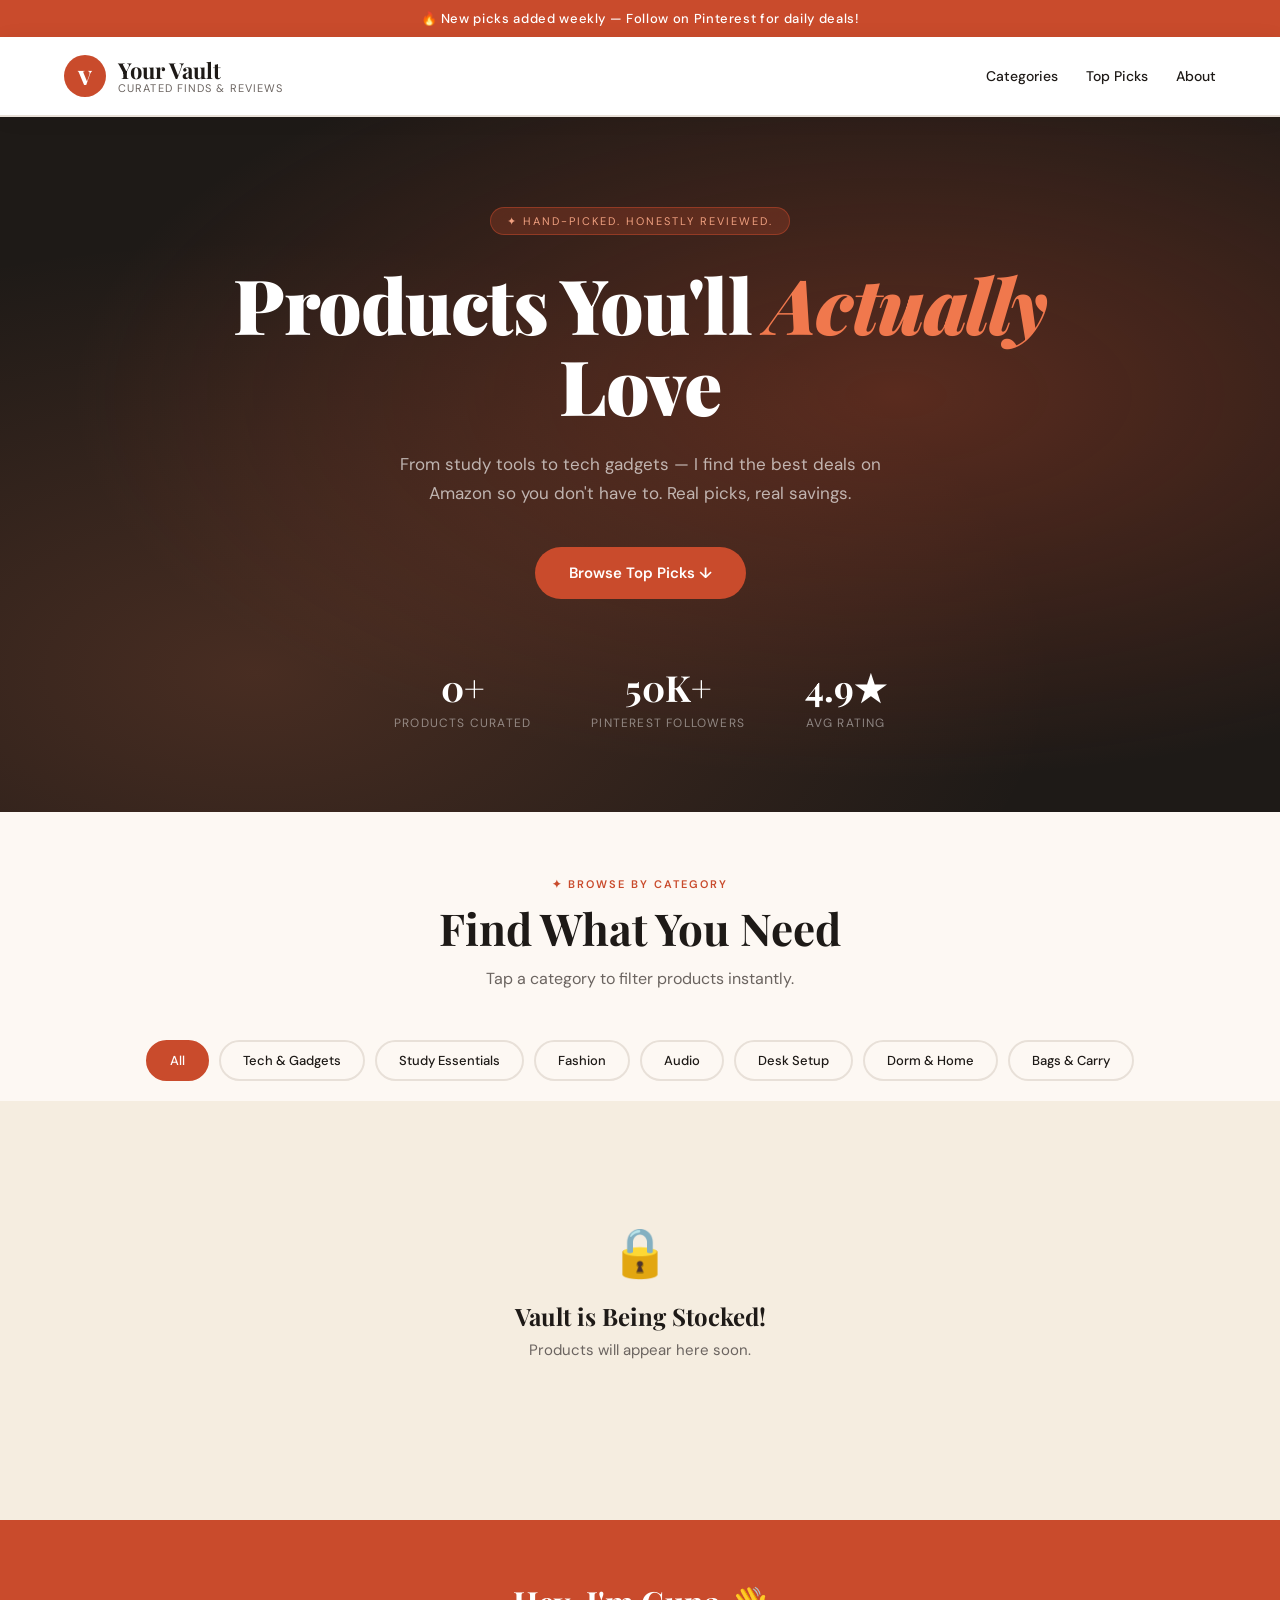
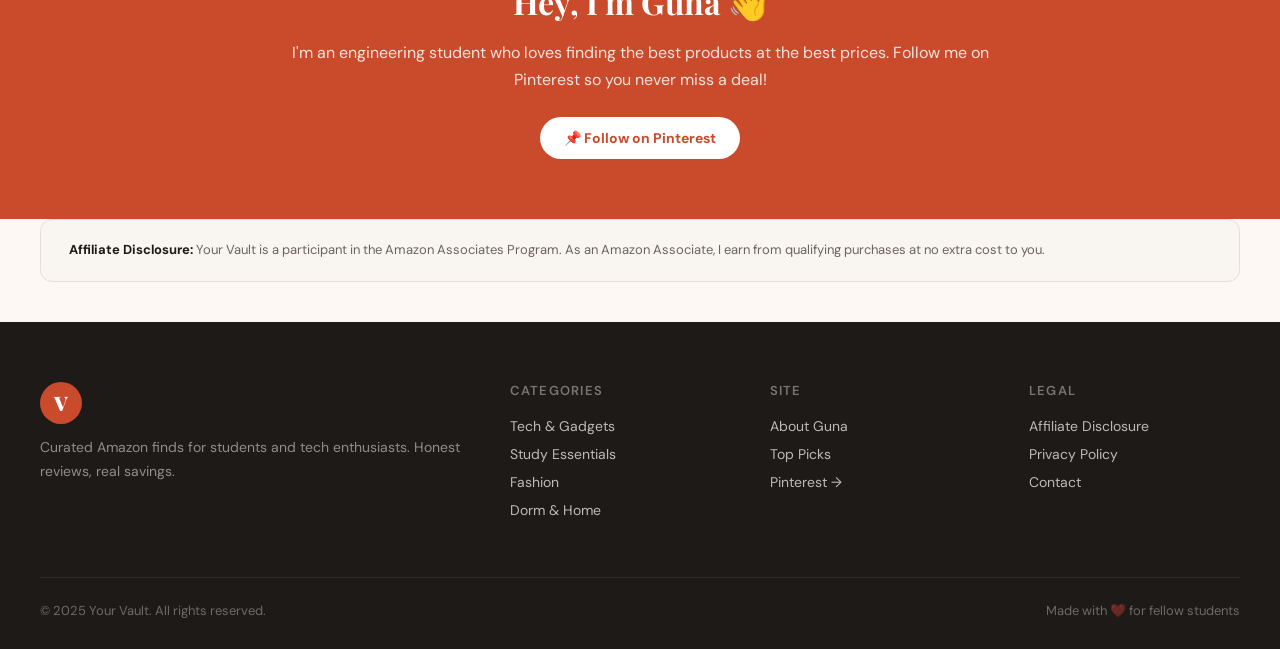
<file: index.html>
<!DOCTYPE html>
<html lang="en">
<head>
  <meta charset="UTF-8"/>
  <meta name="viewport" content="width=device-width, initial-scale=1.0"/>
  <title>Your Vault — Premium Picks. Honest Reviews.</title>
  <meta name="description" content="Your Vault — Curated product recommendations for students and tech lovers."/>
  <link rel="stylesheet" href="style.css"/>
</head>
<body>

  <div class="announcement-bar">🔥 New picks added weekly — Follow on Pinterest for daily deals!</div>

  <header>
    <div class="header-inner">
      <a href="#" class="logo">
        <div class="logo-icon">V</div>
        <div class="logo-text">Your Vault<span>Curated Finds & Reviews</span></div>
      </a>
      <nav>
        <a href="#categories">Categories</a>
        <a href="#picks">Top Picks</a>
        <a href="#about">About</a>
      </nav>
    </div>
  </header>

  <section class="hero">
    <div class="hero-tag">✦ Hand-Picked. Honestly Reviewed.</div>
    <h1>Products You'll <em>Actually</em> Love</h1>
    <p>From study tools to tech gadgets — I find the best deals on Amazon so you don't have to. Real picks, real savings.</p>
    <a href="#picks" class="hero-cta">Browse Top Picks ↓</a>
    <div class="hero-stats">
      <div class="stat-item"><span class="stat-num" id="totalStat">0+</span><span class="stat-label">Products Curated</span></div>
      <div class="stat-item"><span class="stat-num">50K+</span><span class="stat-label">Pinterest Followers</span></div>
      <div class="stat-item"><span class="stat-num">4.9★</span><span class="stat-label">Avg Rating</span></div>
    </div>
  </section>

  <section class="categories-section" id="categories">
    <div class="section-header">
      <span class="section-tag">✦ Browse by Category</span>
      <h2>Find What You Need</h2>
      <p>Tap a category to filter products instantly.</p>
    </div>
    <div class="cat-filter-wrap" id="catFilterWrap">
      <button class="cat-filter-btn active" onclick="filterProducts('All',this)">All</button>
    </div>
  </section>

  <section class="products-section" id="picks">
    <div class="products-inner">
      <div class="products-grid" id="productsGrid">
        <div class="empty-state">
          <span class="empty-icon">🔒</span>
          <h3>Vault is Being Stocked!</h3>
          <p>Products will appear here soon. Check back later!</p>
        </div>
      </div>
    </div>
  </section>

  <section class="about-strip" id="about">
    <div class="about-inner">
      <h2>Hey, I'm Guna 👋</h2>
      <p>I'm an engineering student who loves finding the best products at the best prices. Follow me on Pinterest so you never miss a deal!</p>
      <!-- REPLACE WITH YOUR PINTEREST LINK -->
      <a href="https://www.pinterest.com/YOUR_USERNAME" target="_blank" rel="noopener" class="pinterest-link">📌 Follow on Pinterest</a>
    </div>
  </section>

  <div class="disclosure">
    <p><strong>Affiliate Disclosure:</strong> Your Vault is a participant in the Amazon Associates Program. As an Amazon Associate, I earn from qualifying purchases at no extra cost to you.</p>
  </div>

  <footer>
    <div class="footer-inner">
      <div class="footer-top">
        <div class="footer-brand">
          <div class="logo-icon" style="margin-bottom:12px;">V</div>
          <p>Curated Amazon finds for students and tech enthusiasts. Honest reviews, real savings.</p>
        </div>
        <div class="footer-col">
          <h4>Categories</h4>
          <a href="#picks">Tech & Gadgets</a>
          <a href="#picks">Study Essentials</a>
          <a href="#picks">Fashion</a>
          <a href="#picks">Dorm & Home</a>
        </div>
        <div class="footer-col">
          <h4>Site</h4>
          <a href="#about">About Guna</a>
          <a href="#picks">Top Picks</a>
          <a href="https://www.pinterest.com/YOUR_USERNAME" target="_blank">Pinterest →</a>
        </div>
        <div class="footer-col">
          <h4>Legal</h4>
          <a href="#">Affiliate Disclosure</a>
          <a href="#">Privacy Policy</a>
          <a href="#">Contact</a>
        </div>
      </div>
      <hr class="footer-divider"/>
      <div class="footer-bottom">
        <span>© 2025 Your Vault. All rights reserved.</span>
        <span>Made with ❤️ for fellow students</span>
      </div>
    </div>
  </footer>

  <script>
    function getProducts(){return JSON.parse(localStorage.getItem('yv_products')||'[]');}
    function getCategories(){const d=['Tech & Gadgets','Study Essentials','Fashion','Audio','Desk Setup','Dorm & Home','Bags & Carry'];return JSON.parse(localStorage.getItem('yv_cats')||JSON.stringify(d));}
    function calcSave(p,o){try{const a=parseFloat(p.replace(/[^\d.]/g,'')),b=parseFloat(o.replace(/[^\d.]/g,''));if(!a||!b||b<=a)return '';return Math.round((b-a)/b*100)+'% off';}catch{return '';}}
    function esc(s){return String(s||'').replace(/&/g,'&amp;').replace(/</g,'&lt;').replace(/>/g,'&gt;').replace(/"/g,'&quot;');}

    function renderProducts(filter){
      const prods=getProducts();
      const list=filter==='All'?prods:prods.filter(p=>p.cat===filter);
      document.getElementById('totalStat').textContent=prods.length+'+';
      const g=document.getElementById('productsGrid');
      if(!list.length){g.innerHTML=`<div class="empty-state"><span class="empty-icon">🔒</span><h3>${filter==='All'?'Vault is Being Stocked!':'No products here yet!'}</h3><p>${filter==='All'?'Products will appear here soon.':'Check other categories!'}</p></div>`;return;}
      g.innerHTML=list.map(p=>{
        const bp=p.badge?p.badge.split('|'):null;
        const sv=p.oldPrice&&p.price?calcSave(p.price,p.oldPrice):'';
        const st=p.rating?'★'.repeat(Math.floor(parseFloat(p.rating))):'★★★★★';
        return `<div class="product-card">
          ${bp?`<div class="product-badge badge-${bp[1]}">${esc(bp[0])}</div>`:''}
          ${p.img?`<div class="product-img-wrap"><img src="${esc(p.img)}" alt="${esc(p.name)}" onerror="this.parentElement.innerHTML='<div class=product-img-emoji>🛍️</div>'"/></div>`:`<div class="product-img-emoji">🛍️</div>`}
          <div class="product-body">
            <div class="product-category">${esc(p.cat)}</div>
            <h3 class="product-name">${esc(p.name)}</h3>
            <p class="product-desc">${esc(p.desc||'')}</p>
            ${p.rating?`<div class="product-rating"><span class="stars">${st}</span><span class="rating-count">${p.rating}${p.reviews?' ('+p.reviews+')':''}</span></div>`:''}
            <div class="product-price">
              <span class="price-current">${esc(p.price)}</span>
              ${p.oldPrice?`<span class="price-old">${esc(p.oldPrice)}</span>`:''}
              ${sv?`<span class="price-save">${sv}</span>`:''}
            </div>
            <a href="${esc(p.link)}" target="_blank" rel="noopener sponsored" class="product-cta">View on Amazon →</a>
          </div>
        </div>`;
      }).join('');
      document.querySelectorAll('.product-card').forEach((el,i)=>{el.style.opacity='0';el.style.transform='translateY(20px)';el.style.transition=`opacity 0.5s ${i*0.08}s ease,transform 0.5s ${i*0.08}s ease`;setTimeout(()=>{el.style.opacity='1';el.style.transform='translateY(0)';},50);});
    }

    function renderCategoryFilter(){
      const cats=getCategories();
      const w=document.getElementById('catFilterWrap');
      w.innerHTML=`<button class="cat-filter-btn active" onclick="filterProducts('All',this)">All</button>`;
      cats.forEach(c=>{w.innerHTML+=`<button class="cat-filter-btn" onclick="filterProducts('${c}',this)">${c}</button>`;});
    }

    function filterProducts(cat,btn){
      document.querySelectorAll('.cat-filter-btn').forEach(b=>b.classList.remove('active'));
      if(btn)btn.classList.add('active');
      renderProducts(cat);
    }

    document.querySelectorAll('a[href^="#"]').forEach(a=>{a.addEventListener('click',function(e){const t=document.querySelector(this.getAttribute('href'));if(t){e.preventDefault();t.scrollIntoView({behavior:'smooth'});}});});

    renderCategoryFilter();
    renderProducts('All');
  </script>
</body>
</html>
</file>
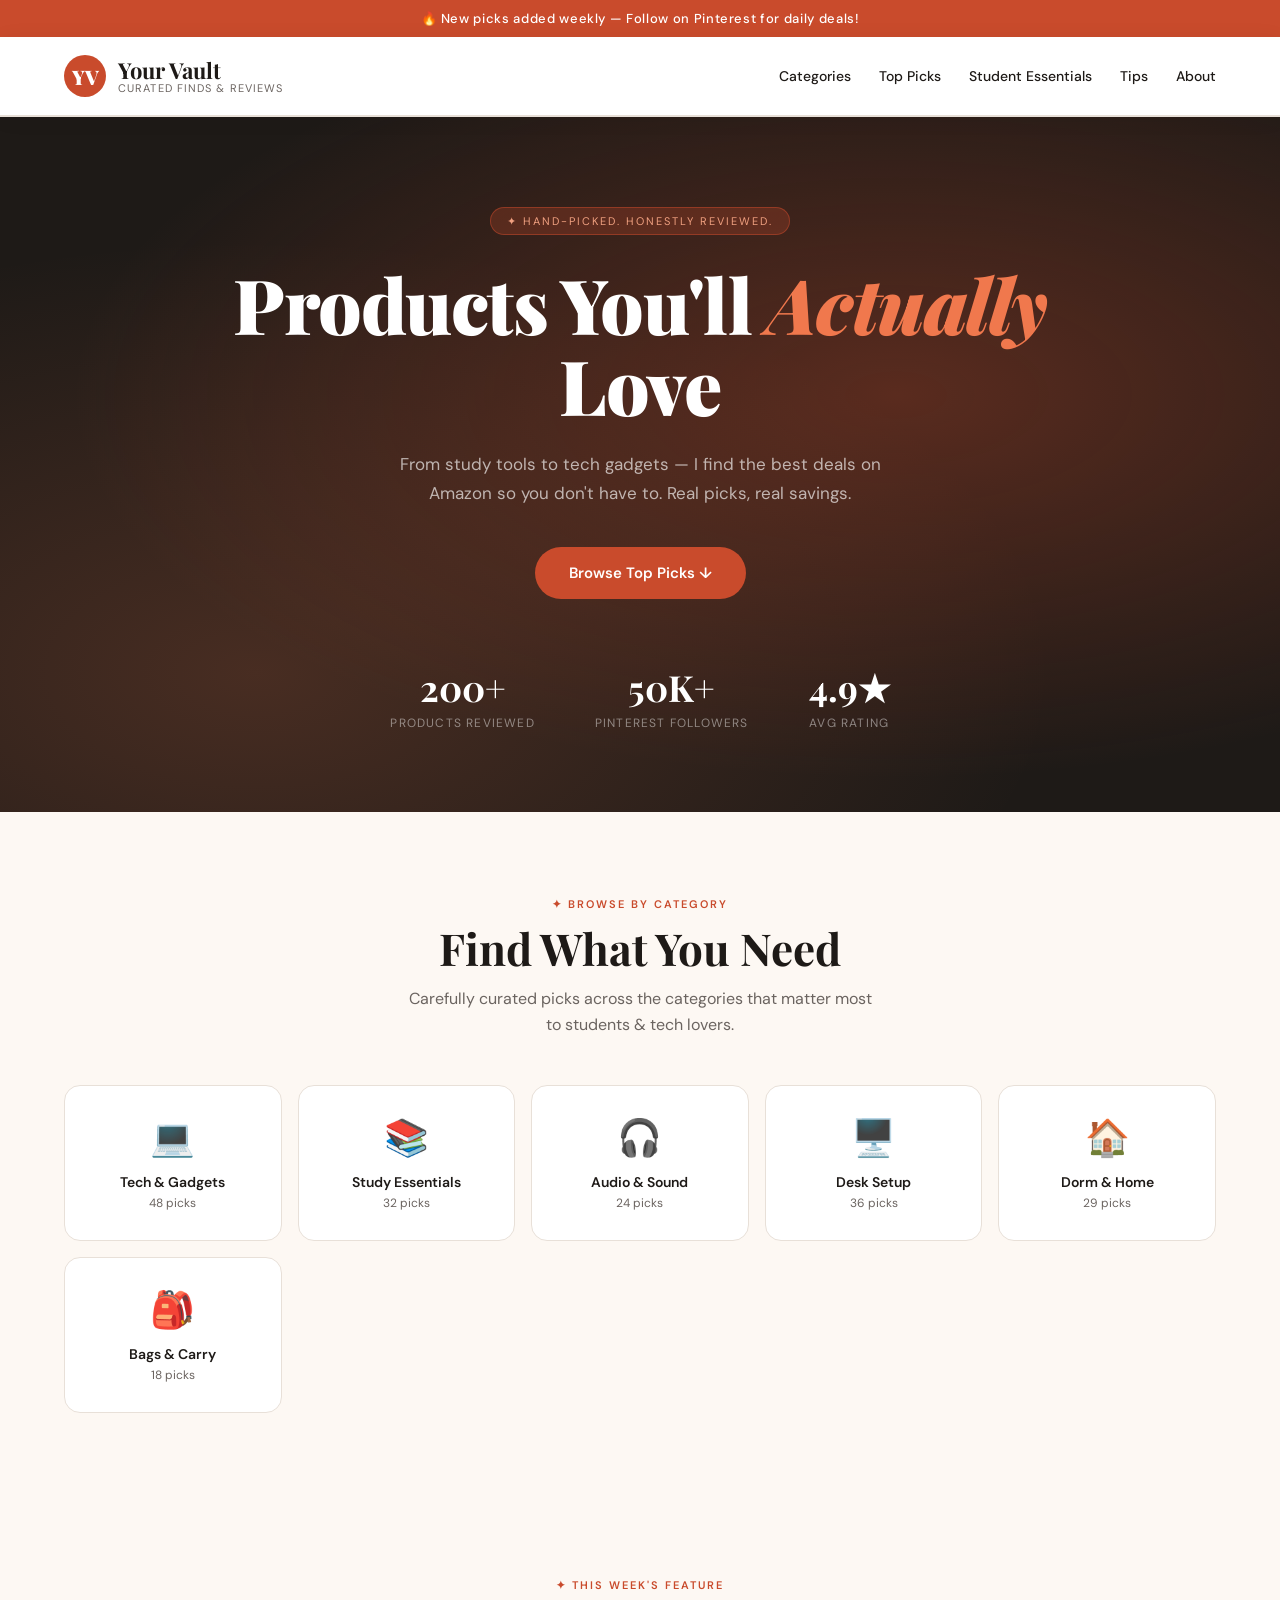
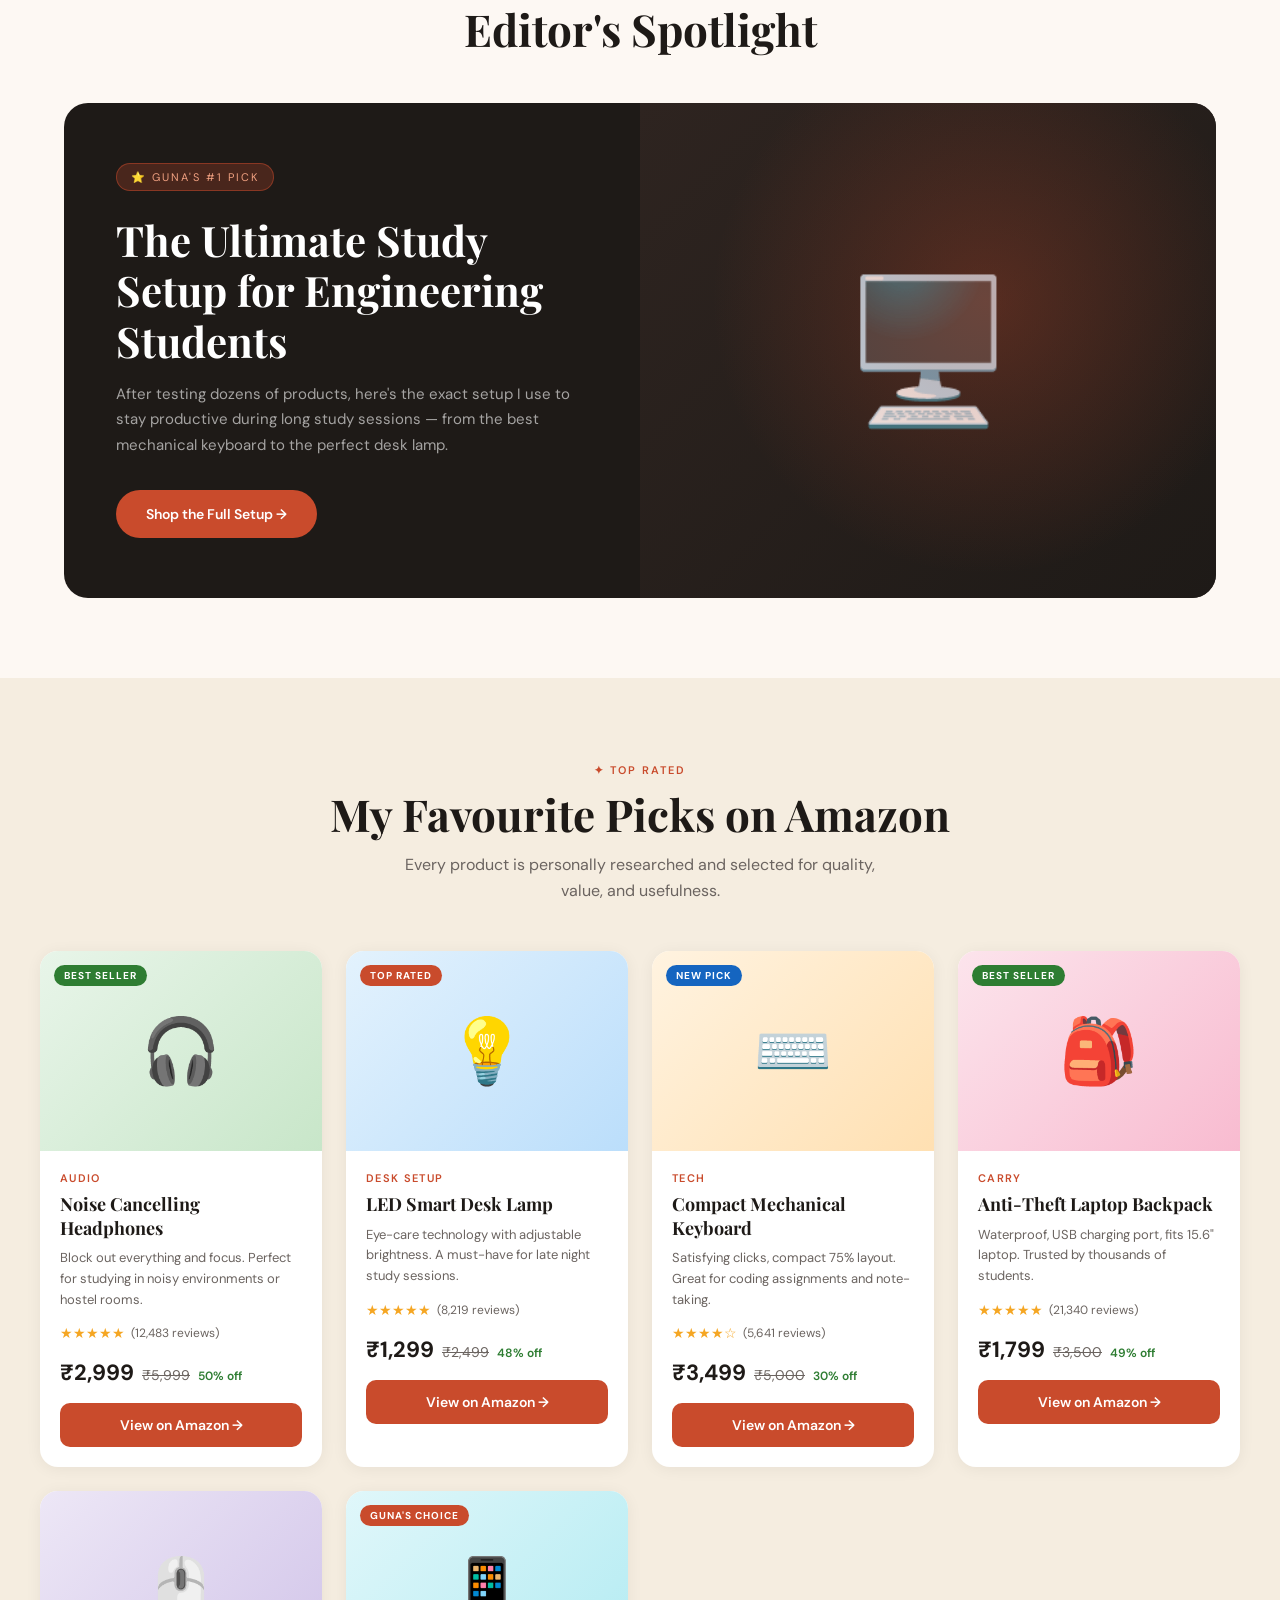
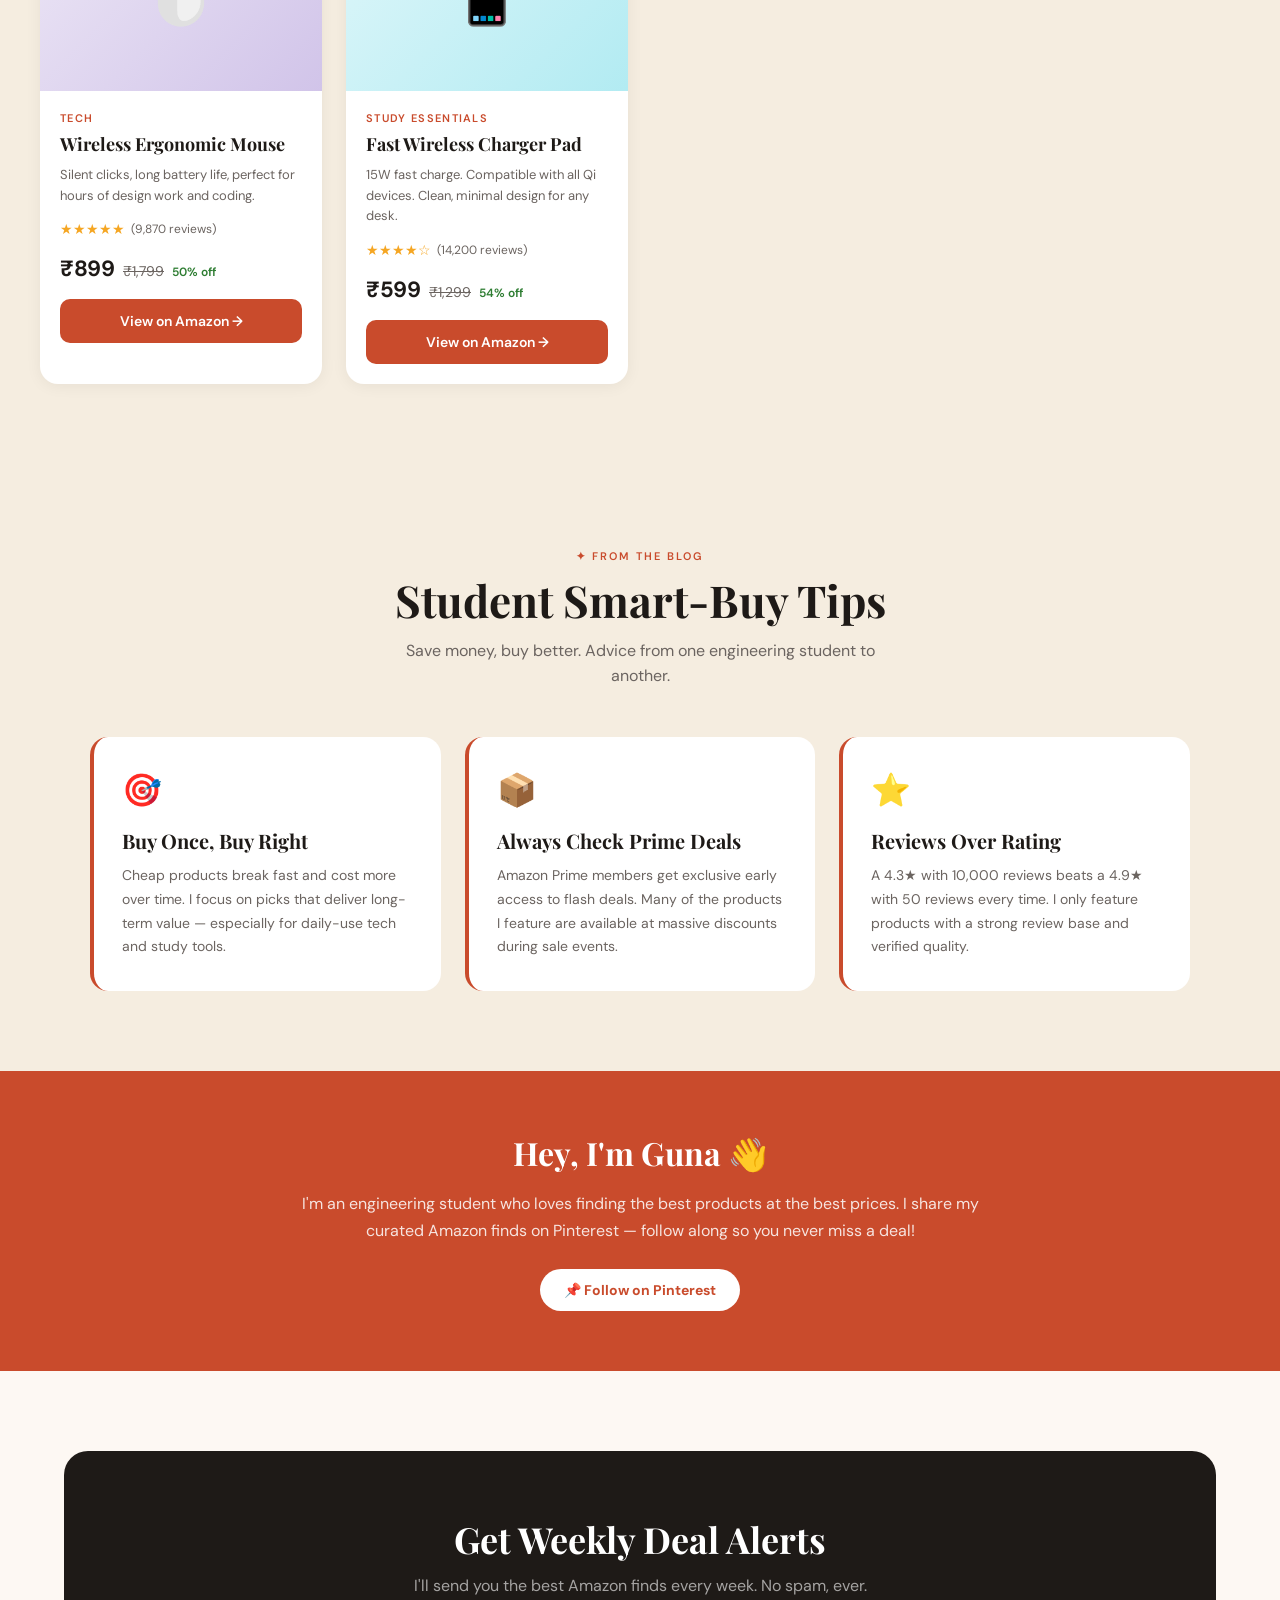
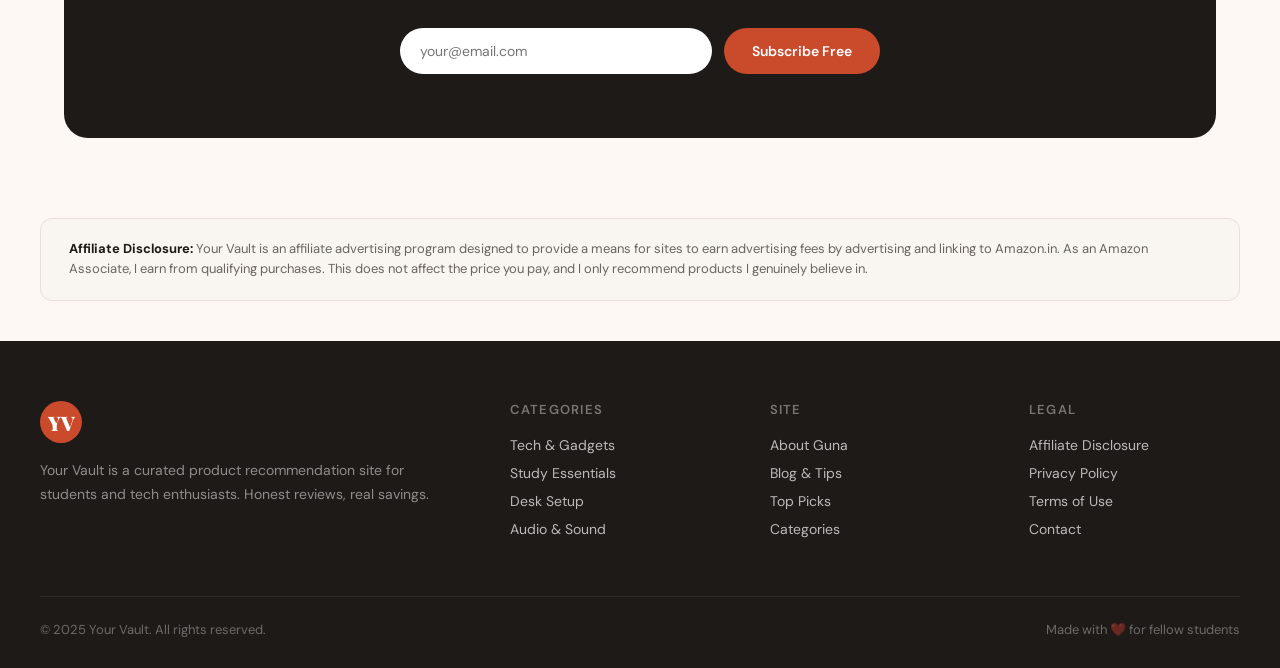
<file: index_(1)[1].html>
<!DOCTYPE html>
<html lang="en">
<head>
  <meta charset="UTF-8" />
  <meta name="viewport" content="width=device-width, initial-scale=1.0"/>
  <title>Your Vault – Top Finds for Students & Tech Lovers</title>
  <meta name="description" content="Curated product recommendations for students, engineers & tech enthusiasts. Honest picks, best deals, top rated gear."/>
  <link rel="preconnect" href="https://fonts.googleapis.com">
  <link href="https://fonts.googleapis.com/css2?family=Playfair+Display:wght@400;700;900&family=DM+Sans:wght@300;400;500;600&display=swap" rel="stylesheet">
  <style>
    *, *::before, *::after { box-sizing: border-box; margin: 0; padding: 0; }

    :root {
      --cream: #fdf8f3;
      --warm: #f5ede0;
      --rust: #c94b2c;
      --rust-dark: #a03920;
      --rust-light: #f0784d;
      --charcoal: #1e1a17;
      --gray: #6b6460;
      --light-gray: #e8e0d8;
      --white: #ffffff;
      --pinterest: #e60023;
    }

    html { scroll-behavior: smooth; }

    body {
      font-family: 'DM Sans', sans-serif;
      background: var(--cream);
      color: var(--charcoal);
      overflow-x: hidden;
    }

    /* ─── ANNOUNCEMENT BAR ─── */
    .announcement-bar {
      background: var(--rust);
      color: white;
      text-align: center;
      padding: 10px 20px;
      font-size: 13px;
      font-weight: 500;
      letter-spacing: 0.05em;
    }

    /* ─── HEADER ─── */
    header {
      background: var(--white);
      border-bottom: 2px solid var(--light-gray);
      position: sticky;
      top: 0;
      z-index: 100;
      box-shadow: 0 2px 20px rgba(0,0,0,0.06);
    }

    .header-inner {
      max-width: 1200px;
      margin: 0 auto;
      padding: 18px 24px;
      display: flex;
      align-items: center;
      justify-content: space-between;
      gap: 20px;
    }

    .logo {
      display: flex;
      align-items: center;
      gap: 12px;
      text-decoration: none;
    }

    .logo-icon {
      width: 42px;
      height: 42px;
      background: var(--rust);
      border-radius: 50%;
      display: flex;
      align-items: center;
      justify-content: center;
      font-family: 'Playfair Display', serif;
      font-weight: 900;
      color: white;
      font-size: 20px;
      flex-shrink: 0;
    }

    .logo-text {
      font-family: 'Playfair Display', serif;
      font-size: 22px;
      font-weight: 700;
      color: var(--charcoal);
      line-height: 1.1;
    }

    .logo-text span {
      display: block;
      font-size: 11px;
      font-family: 'DM Sans', sans-serif;
      font-weight: 400;
      color: var(--gray);
      letter-spacing: 0.1em;
      text-transform: uppercase;
    }

    nav {
      display: flex;
      align-items: center;
      gap: 28px;
    }

    nav a {
      text-decoration: none;
      color: var(--charcoal);
      font-size: 14px;
      font-weight: 500;
      transition: color 0.2s;
      position: relative;
    }

    nav a::after {
      content: '';
      position: absolute;
      bottom: -3px;
      left: 0;
      width: 0;
      height: 2px;
      background: var(--rust);
      transition: width 0.25s ease;
    }

    nav a:hover { color: var(--rust); }
    nav a:hover::after { width: 100%; }

    /* ─── HERO ─── */
    .hero {
      background: var(--charcoal);
      color: white;
      padding: 90px 24px 80px;
      text-align: center;
      position: relative;
      overflow: hidden;
    }

    .hero::before {
      content: '';
      position: absolute;
      inset: 0;
      background: radial-gradient(ellipse at 70% 40%, rgba(201, 75, 44, 0.35) 0%, transparent 65%),
                  radial-gradient(ellipse at 20% 80%, rgba(240, 120, 77, 0.2) 0%, transparent 55%);
    }

    .hero-tag {
      display: inline-block;
      background: rgba(201, 75, 44, 0.25);
      border: 1px solid rgba(201, 75, 44, 0.5);
      color: #f0a080;
      font-size: 11px;
      letter-spacing: 0.18em;
      text-transform: uppercase;
      padding: 6px 16px;
      border-radius: 100px;
      margin-bottom: 28px;
      position: relative;
    }

    .hero h1 {
      font-family: 'Playfair Display', serif;
      font-size: clamp(40px, 7vw, 76px);
      font-weight: 900;
      line-height: 1.07;
      letter-spacing: -0.02em;
      max-width: 820px;
      margin: 0 auto 24px;
      position: relative;
    }

    .hero h1 em {
      font-style: italic;
      color: var(--rust-light);
    }

    .hero p {
      font-size: 17px;
      color: rgba(255,255,255,0.65);
      max-width: 520px;
      margin: 0 auto 40px;
      line-height: 1.7;
      position: relative;
    }

    .hero-cta {
      display: inline-flex;
      align-items: center;
      gap: 10px;
      background: var(--rust);
      color: white;
      text-decoration: none;
      padding: 16px 34px;
      border-radius: 100px;
      font-weight: 600;
      font-size: 15px;
      transition: background 0.2s, transform 0.2s;
      position: relative;
    }

    .hero-cta:hover {
      background: var(--rust-light);
      transform: translateY(-2px);
    }

    .hero-stats {
      display: flex;
      justify-content: center;
      gap: 60px;
      margin-top: 64px;
      position: relative;
    }

    .stat-item {
      text-align: center;
    }

    .stat-num {
      font-family: 'Playfair Display', serif;
      font-size: 36px;
      font-weight: 700;
      color: white;
      display: block;
    }

    .stat-label {
      font-size: 12px;
      color: rgba(255,255,255,0.45);
      letter-spacing: 0.1em;
      text-transform: uppercase;
      margin-top: 4px;
    }

    /* ─── SECTION TITLES ─── */
    .section-header {
      text-align: center;
      margin-bottom: 48px;
    }

    .section-tag {
      display: inline-block;
      font-size: 11px;
      letter-spacing: 0.18em;
      text-transform: uppercase;
      color: var(--rust);
      font-weight: 600;
      margin-bottom: 12px;
    }

    .section-header h2 {
      font-family: 'Playfair Display', serif;
      font-size: clamp(28px, 4vw, 44px);
      font-weight: 700;
      line-height: 1.15;
    }

    .section-header p {
      color: var(--gray);
      font-size: 16px;
      margin-top: 12px;
      max-width: 480px;
      margin-left: auto;
      margin-right: auto;
      line-height: 1.6;
    }

    /* ─── CATEGORIES ─── */
    .categories-section {
      padding: 80px 24px;
      max-width: 1200px;
      margin: 0 auto;
    }

    .categories-grid {
      display: grid;
      grid-template-columns: repeat(auto-fit, minmax(180px, 1fr));
      gap: 16px;
    }

    .cat-card {
      background: var(--white);
      border: 1.5px solid var(--light-gray);
      border-radius: 16px;
      padding: 28px 20px;
      text-align: center;
      text-decoration: none;
      color: var(--charcoal);
      transition: all 0.25s ease;
      cursor: pointer;
    }

    .cat-card:hover {
      border-color: var(--rust);
      transform: translateY(-4px);
      box-shadow: 0 12px 40px rgba(201,75,44,0.12);
    }

    .cat-icon {
      font-size: 36px;
      display: block;
      margin-bottom: 12px;
    }

    .cat-name {
      font-weight: 600;
      font-size: 14px;
      display: block;
    }

    .cat-count {
      color: var(--gray);
      font-size: 12px;
      margin-top: 4px;
    }

    /* ─── PRODUCTS ─── */
    .products-section {
      padding: 80px 24px;
      background: var(--warm);
    }

    .products-inner {
      max-width: 1200px;
      margin: 0 auto;
    }

    .products-grid {
      display: grid;
      grid-template-columns: repeat(auto-fill, minmax(260px, 1fr));
      gap: 24px;
    }

    .product-card {
      background: var(--white);
      border-radius: 18px;
      overflow: hidden;
      box-shadow: 0 2px 16px rgba(0,0,0,0.06);
      transition: transform 0.25s, box-shadow 0.25s;
      position: relative;
    }

    .product-card:hover {
      transform: translateY(-6px);
      box-shadow: 0 20px 50px rgba(0,0,0,0.12);
    }

    .product-badge {
      position: absolute;
      top: 14px;
      left: 14px;
      background: var(--rust);
      color: white;
      font-size: 10px;
      font-weight: 700;
      letter-spacing: 0.1em;
      text-transform: uppercase;
      padding: 4px 10px;
      border-radius: 100px;
      z-index: 2;
    }

    .product-badge.bestseller { background: #2e7d32; }
    .product-badge.new { background: #1565c0; }

    .product-img {
      width: 100%;
      height: 200px;
      object-fit: cover;
      display: block;
      background: linear-gradient(135deg, #f0e8e0, #e8ddd5);
      display: flex;
      align-items: center;
      justify-content: center;
      font-size: 64px;
    }

    .product-body {
      padding: 20px;
    }

    .product-category {
      font-size: 11px;
      text-transform: uppercase;
      letter-spacing: 0.12em;
      color: var(--rust);
      font-weight: 600;
      margin-bottom: 8px;
    }

    .product-name {
      font-family: 'Playfair Display', serif;
      font-size: 18px;
      font-weight: 700;
      line-height: 1.3;
      margin-bottom: 8px;
    }

    .product-desc {
      font-size: 13px;
      color: var(--gray);
      line-height: 1.6;
      margin-bottom: 14px;
    }

    .product-rating {
      display: flex;
      align-items: center;
      gap: 6px;
      margin-bottom: 16px;
    }

    .stars { color: #f5a623; font-size: 14px; }

    .rating-count {
      font-size: 12px;
      color: var(--gray);
    }

    .product-price {
      display: flex;
      align-items: baseline;
      gap: 8px;
      margin-bottom: 16px;
    }

    .price-current {
      font-size: 22px;
      font-weight: 700;
      color: var(--charcoal);
    }

    .price-old {
      font-size: 14px;
      color: var(--gray);
      text-decoration: line-through;
    }

    .price-save {
      font-size: 12px;
      color: #2e7d32;
      font-weight: 600;
    }

    .product-cta {
      display: block;
      width: 100%;
      background: var(--rust);
      color: white;
      border: none;
      border-radius: 10px;
      padding: 13px;
      font-size: 14px;
      font-weight: 600;
      cursor: pointer;
      text-align: center;
      text-decoration: none;
      transition: background 0.2s;
    }

    .product-cta:hover { background: var(--rust-dark); }

    /* ─── FEATURED (Big Layout) ─── */
    .featured-section {
      padding: 80px 24px;
      max-width: 1200px;
      margin: 0 auto;
    }

    .featured-card {
      display: grid;
      grid-template-columns: 1fr 1fr;
      background: var(--charcoal);
      border-radius: 24px;
      overflow: hidden;
      min-height: 420px;
    }

    .featured-content {
      padding: 60px 52px;
      display: flex;
      flex-direction: column;
      justify-content: center;
    }

    .featured-tag {
      display: inline-block;
      background: rgba(201,75,44,0.25);
      border: 1px solid rgba(201,75,44,0.5);
      color: #f0a080;
      font-size: 11px;
      letter-spacing: 0.18em;
      text-transform: uppercase;
      padding: 6px 14px;
      border-radius: 100px;
      margin-bottom: 24px;
      width: fit-content;
    }

    .featured-title {
      font-family: 'Playfair Display', serif;
      font-size: clamp(28px, 3.5vw, 42px);
      font-weight: 700;
      color: white;
      line-height: 1.2;
      margin-bottom: 16px;
    }

    .featured-desc {
      color: rgba(255,255,255,0.6);
      font-size: 15px;
      line-height: 1.7;
      margin-bottom: 32px;
    }

    .featured-cta {
      display: inline-flex;
      align-items: center;
      gap: 10px;
      background: var(--rust);
      color: white;
      text-decoration: none;
      padding: 15px 30px;
      border-radius: 100px;
      font-weight: 600;
      font-size: 14px;
      width: fit-content;
      transition: background 0.2s;
    }

    .featured-cta:hover { background: var(--rust-light); }

    .featured-visual {
      background: linear-gradient(135deg, #2e2420, #1e1a17);
      display: flex;
      align-items: center;
      justify-content: center;
      font-size: 140px;
      position: relative;
      overflow: hidden;
    }

    .featured-visual::before {
      content: '';
      position: absolute;
      inset: 0;
      background: radial-gradient(circle at 60% 40%, rgba(201,75,44,0.3), transparent 60%);
    }

    /* ─── ABOUT STRIP ─── */
    .about-strip {
      background: var(--rust);
      color: white;
      padding: 60px 24px;
      text-align: center;
    }

    .about-inner {
      max-width: 720px;
      margin: 0 auto;
    }

    .about-strip h2 {
      font-family: 'Playfair Display', serif;
      font-size: 32px;
      font-weight: 700;
      margin-bottom: 16px;
    }

    .about-strip p {
      font-size: 16px;
      line-height: 1.7;
      opacity: 0.85;
      margin-bottom: 24px;
    }

    .about-strip .pinterest-link {
      display: inline-flex;
      align-items: center;
      gap: 8px;
      background: white;
      color: var(--rust);
      font-weight: 700;
      font-size: 14px;
      padding: 12px 24px;
      border-radius: 100px;
      text-decoration: none;
      transition: opacity 0.2s;
    }

    .about-strip .pinterest-link:hover { opacity: 0.9; }

    /* ─── TIPS ─── */
    .tips-section {
      padding: 80px 24px;
      background: var(--warm);
    }

    .tips-inner {
      max-width: 1100px;
      margin: 0 auto;
    }

    .tips-grid {
      display: grid;
      grid-template-columns: repeat(auto-fit, minmax(280px, 1fr));
      gap: 24px;
      margin-top: 48px;
    }

    .tip-card {
      background: var(--white);
      border-radius: 18px;
      padding: 32px 28px;
      border-left: 4px solid var(--rust);
    }

    .tip-icon { font-size: 32px; margin-bottom: 16px; display: block; }

    .tip-title {
      font-family: 'Playfair Display', serif;
      font-size: 20px;
      font-weight: 700;
      margin-bottom: 10px;
    }

    .tip-text {
      color: var(--gray);
      font-size: 14px;
      line-height: 1.7;
    }

    /* ─── NEWSLETTER ─── */
    .newsletter-section {
      padding: 80px 24px;
      max-width: 1200px;
      margin: 0 auto;
    }

    .newsletter-box {
      background: var(--charcoal);
      border-radius: 24px;
      padding: 64px 48px;
      text-align: center;
    }

    .newsletter-box h2 {
      font-family: 'Playfair Display', serif;
      font-size: 36px;
      font-weight: 700;
      color: white;
      margin-bottom: 12px;
    }

    .newsletter-box p {
      color: rgba(255,255,255,0.6);
      font-size: 16px;
      margin-bottom: 32px;
    }

    .newsletter-form {
      display: flex;
      gap: 12px;
      max-width: 480px;
      margin: 0 auto;
    }

    .newsletter-form input {
      flex: 1;
      padding: 14px 20px;
      border-radius: 100px;
      border: none;
      font-family: 'DM Sans', sans-serif;
      font-size: 14px;
      outline: none;
    }

    .newsletter-form button {
      background: var(--rust);
      color: white;
      border: none;
      border-radius: 100px;
      padding: 14px 28px;
      font-family: 'DM Sans', sans-serif;
      font-weight: 600;
      font-size: 14px;
      cursor: pointer;
      white-space: nowrap;
      transition: background 0.2s;
    }

    .newsletter-form button:hover { background: var(--rust-light); }

    /* ─── DISCLOSURE ─── */
    .disclosure {
      background: #f9f5f0;
      border: 1.5px solid var(--light-gray);
      border-radius: 12px;
      padding: 20px 28px;
      margin: 0 24px 40px;
      max-width: 1200px;
      margin-left: auto;
      margin-right: auto;
      margin-top: 0;
    }

    .disclosure p {
      font-size: 13px;
      color: var(--gray);
      line-height: 1.6;
    }

    .disclosure strong { color: var(--charcoal); }

    /* ─── FOOTER ─── */
    footer {
      background: var(--charcoal);
      color: white;
      padding: 60px 24px 30px;
    }

    .footer-inner {
      max-width: 1200px;
      margin: 0 auto;
    }

    .footer-top {
      display: grid;
      grid-template-columns: 2fr 1fr 1fr 1fr;
      gap: 48px;
      margin-bottom: 48px;
    }

    .footer-brand .logo-icon { margin-bottom: 16px; }

    .footer-brand p {
      color: rgba(255,255,255,0.5);
      font-size: 14px;
      line-height: 1.7;
      margin-top: 12px;
    }

    .footer-col h4 {
      font-size: 13px;
      font-weight: 600;
      letter-spacing: 0.1em;
      text-transform: uppercase;
      color: rgba(255,255,255,0.4);
      margin-bottom: 18px;
    }

    .footer-col a {
      display: block;
      color: rgba(255,255,255,0.7);
      text-decoration: none;
      font-size: 14px;
      margin-bottom: 10px;
      transition: color 0.2s;
    }

    .footer-col a:hover { color: var(--rust-light); }

    .footer-divider {
      border: none;
      border-top: 1px solid rgba(255,255,255,0.08);
      margin-bottom: 24px;
    }

    .footer-bottom {
      display: flex;
      align-items: center;
      justify-content: space-between;
      font-size: 13px;
      color: rgba(255,255,255,0.35);
    }

    /* ─── ANIMATIONS ─── */
    @keyframes fadeUp {
      from { opacity: 0; transform: translateY(28px); }
      to   { opacity: 1; transform: translateY(0); }
    }

    .hero > * { animation: fadeUp 0.7s ease both; }
    .hero .hero-tag { animation-delay: 0.1s; }
    .hero h1 { animation-delay: 0.22s; }
    .hero p { animation-delay: 0.34s; }
    .hero-cta { animation-delay: 0.46s; }
    .hero-stats { animation-delay: 0.58s; }

    /* ─── RESPONSIVE ─── */
    @media (max-width: 900px) {
      .featured-card { grid-template-columns: 1fr; }
      .featured-visual { height: 220px; }
      .footer-top { grid-template-columns: 1fr 1fr; }
    }

    @media (max-width: 600px) {
      nav { display: none; }
      .hero-stats { gap: 32px; flex-wrap: wrap; }
      .newsletter-form { flex-direction: column; }
      .footer-top { grid-template-columns: 1fr; gap: 32px; }
      .footer-bottom { flex-direction: column; gap: 8px; text-align: center; }
      .featured-content { padding: 36px 28px; }
      .categories-grid { grid-template-columns: repeat(3, 1fr); }
    }
  </style>
</head>
<body>

  <!-- ANNOUNCEMENT -->
  <div class="announcement-bar">
    🔥 New picks added weekly — Follow on Pinterest for daily deals!
  </div>

  <!-- HEADER -->
  <header>
    <div class="header-inner">
      <a href="#" class="logo">
        <div class="logo-icon">YV</div>
        <div class="logo-text">
         Your Vault
          <span>Curated Finds & Reviews</span>
        </div>
      </a>
      <nav>
        <a href="#categories">Categories</a>
        <a href="#top-picks">Top Picks</a>
        <a href="#student-essentials">Student Essentials</a>
        <a href="#tips">Tips</a>
        <a href="#about">About</a>
      </nav>
    </div>
  </header>

  <!-- HERO -->
  <section class="hero">
    <div class="hero-tag">✦ Hand-Picked. Honestly Reviewed.</div>
    <h1>Products You'll <em>Actually</em> Love</h1>
    <p>From study tools to tech gadgets — I find the best deals on Amazon so you don't have to. Real picks, real savings.</p>
    <a href="#top-picks" class="hero-cta">
      Browse Top Picks ↓
    </a>
    <div class="hero-stats">
      <div class="stat-item">
        <span class="stat-num">200+</span>
        <span class="stat-label">Products Reviewed</span>
      </div>
      <div class="stat-item">
        <span class="stat-num">50K+</span>
        <span class="stat-label">Pinterest Followers</span>
      </div>
      <div class="stat-item">
        <span class="stat-num">4.9★</span>
        <span class="stat-label">Avg Rating</span>
      </div>
    </div>
  </section>

  <!-- CATEGORIES -->
  <section class="categories-section" id="categories">
    <div class="section-header">
      <span class="section-tag">✦ Browse by Category</span>
      <h2>Find What You Need</h2>
      <p>Carefully curated picks across the categories that matter most to students & tech lovers.</p>
    </div>
    <div class="categories-grid">
      <a class="cat-card" href="#top-picks">
        <span class="cat-icon">💻</span>
        <span class="cat-name">Tech & Gadgets</span>
        <span class="cat-count">48 picks</span>
      </a>
      <a class="cat-card" href="#top-picks">
        <span class="cat-icon">📚</span>
        <span class="cat-name">Study Essentials</span>
        <span class="cat-count">32 picks</span>
      </a>
      <a class="cat-card" href="#top-picks">
        <span class="cat-icon">🎧</span>
        <span class="cat-name">Audio & Sound</span>
        <span class="cat-count">24 picks</span>
      </a>
      <a class="cat-card" href="#top-picks">
        <span class="cat-icon">🖥️</span>
        <span class="cat-name">Desk Setup</span>
        <span class="cat-count">36 picks</span>
      </a>
      <a class="cat-card" href="#top-picks">
        <span class="cat-icon">🏠</span>
        <span class="cat-name">Dorm & Home</span>
        <span class="cat-count">29 picks</span>
      </a>
      <a class="cat-card" href="#top-picks">
        <span class="cat-icon">🎒</span>
        <span class="cat-name">Bags & Carry</span>
        <span class="cat-count">18 picks</span>
      </a>
    </div>
  </section>

  <!-- FEATURED -->
  <section class="featured-section">
    <div class="section-header">
      <span class="section-tag">✦ This Week's Feature</span>
      <h2>Editor's Spotlight</h2>
    </div>
    <div class="featured-card">
      <div class="featured-content">
        <div class="featured-tag">⭐ Guna's #1 Pick</div>
        <div class="featured-title">The Ultimate Study Setup for Engineering Students</div>
        <p class="featured-desc">After testing dozens of products, here's the exact setup I use to stay productive during long study sessions — from the best mechanical keyboard to the perfect desk lamp.</p>
        <a href="https://www.amazon.in" target="_blank" rel="noopener sponsored" class="featured-cta">
          Shop the Full Setup →
        </a>
      </div>
      <div class="featured-visual">🖥️</div>
    </div>
  </section>

  <!-- TOP PICKS -->
  <section class="products-section" id="top-picks">
    <div class="products-inner">
      <div class="section-header">
        <span class="section-tag">✦ Top Rated</span>
        <h2>My Favourite Picks on Amazon</h2>
        <p>Every product is personally researched and selected for quality, value, and usefulness.</p>
      </div>
      <div class="products-grid">

        <!-- Card 1 -->
        <div class="product-card">
          <div class="product-badge bestseller">Best Seller</div>
          <div class="product-img" style="height:200px; display:flex; align-items:center; justify-content:center; background: linear-gradient(135deg, #e8f5e9, #c8e6c9);">🎧</div>
          <div class="product-body">
            <div class="product-category">Audio</div>
            <div class="product-name">Noise Cancelling Headphones</div>
            <div class="product-desc">Block out everything and focus. Perfect for studying in noisy environments or hostel rooms.</div>
            <div class="product-rating">
              <span class="stars">★★★★★</span>
              <span class="rating-count">(12,483 reviews)</span>
            </div>
            <div class="product-price">
              <span class="price-current">₹2,999</span>
              <span class="price-old">₹5,999</span>
              <span class="price-save">50% off</span>
            </div>
            <a href="https://www.amazon.in" target="_blank" rel="noopener sponsored" class="product-cta">View on Amazon →</a>
          </div>
        </div>

        <!-- Card 2 -->
        <div class="product-card">
          <div class="product-badge">Top Rated</div>
          <div class="product-img" style="height:200px; display:flex; align-items:center; justify-content:center; background: linear-gradient(135deg, #e3f2fd, #bbdefb);">💡</div>
          <div class="product-body">
            <div class="product-category">Desk Setup</div>
            <div class="product-name">LED Smart Desk Lamp</div>
            <div class="product-desc">Eye-care technology with adjustable brightness. A must-have for late night study sessions.</div>
            <div class="product-rating">
              <span class="stars">★★★★★</span>
              <span class="rating-count">(8,219 reviews)</span>
            </div>
            <div class="product-price">
              <span class="price-current">₹1,299</span>
              <span class="price-old">₹2,499</span>
              <span class="price-save">48% off</span>
            </div>
            <a href="https://www.amazon.in" target="_blank" rel="noopener sponsored" class="product-cta">View on Amazon →</a>
          </div>
        </div>

        <!-- Card 3 -->
        <div class="product-card">
          <div class="product-badge new">New Pick</div>
          <div class="product-img" style="height:200px; display:flex; align-items:center; justify-content:center; background: linear-gradient(135deg, #fff3e0, #ffe0b2);">⌨️</div>
          <div class="product-body">
            <div class="product-category">Tech</div>
            <div class="product-name">Compact Mechanical Keyboard</div>
            <div class="product-desc">Satisfying clicks, compact 75% layout. Great for coding assignments and note-taking.</div>
            <div class="product-rating">
              <span class="stars">★★★★☆</span>
              <span class="rating-count">(5,641 reviews)</span>
            </div>
            <div class="product-price">
              <span class="price-current">₹3,499</span>
              <span class="price-old">₹5,000</span>
              <span class="price-save">30% off</span>
            </div>
            <a href="https://www.amazon.in" target="_blank" rel="noopener sponsored" class="product-cta">View on Amazon →</a>
          </div>
        </div>

        <!-- Card 4 -->
        <div class="product-card">
          <div class="product-badge bestseller">Best Seller</div>
          <div class="product-img" style="height:200px; display:flex; align-items:center; justify-content:center; background: linear-gradient(135deg, #fce4ec, #f8bbd0);">🎒</div>
          <div class="product-body">
            <div class="product-category">Carry</div>
            <div class="product-name">Anti-Theft Laptop Backpack</div>
            <div class="product-desc">Waterproof, USB charging port, fits 15.6" laptop. Trusted by thousands of students.</div>
            <div class="product-rating">
              <span class="stars">★★★★★</span>
              <span class="rating-count">(21,340 reviews)</span>
            </div>
            <div class="product-price">
              <span class="price-current">₹1,799</span>
              <span class="price-old">₹3,500</span>
              <span class="price-save">49% off</span>
            </div>
            <a href="https://www.amazon.in" target="_blank" rel="noopener sponsored" class="product-cta">View on Amazon →</a>
          </div>
        </div>

        <!-- Card 5 -->
        <div class="product-card">
          <div class="product-img" style="height:200px; display:flex; align-items:center; justify-content:center; background: linear-gradient(135deg, #ede7f6, #d1c4e9);">🖱️</div>
          <div class="product-body">
            <div class="product-category">Tech</div>
            <div class="product-name">Wireless Ergonomic Mouse</div>
            <div class="product-desc">Silent clicks, long battery life, perfect for hours of design work and coding.</div>
            <div class="product-rating">
              <span class="stars">★★★★★</span>
              <span class="rating-count">(9,870 reviews)</span>
            </div>
            <div class="product-price">
              <span class="price-current">₹899</span>
              <span class="price-old">₹1,799</span>
              <span class="price-save">50% off</span>
            </div>
            <a href="https://www.amazon.in" target="_blank" rel="noopener sponsored" class="product-cta">View on Amazon →</a>
          </div>
        </div>

        <!-- Card 6 -->
        <div class="product-card">
          <div class="product-badge">Guna's Choice</div>
          <div class="product-img" style="height:200px; display:flex; align-items:center; justify-content:center; background: linear-gradient(135deg, #e0f7fa, #b2ebf2);">📱</div>
          <div class="product-body">
            <div class="product-category">Study Essentials</div>
            <div class="product-name">Fast Wireless Charger Pad</div>
            <div class="product-desc">15W fast charge. Compatible with all Qi devices. Clean, minimal design for any desk.</div>
            <div class="product-rating">
              <span class="stars">★★★★☆</span>
              <span class="rating-count">(14,200 reviews)</span>
            </div>
            <div class="product-price">
              <span class="price-current">₹599</span>
              <span class="price-old">₹1,299</span>
              <span class="price-save">54% off</span>
            </div>
            <a href="https://www.amazon.in" target="_blank" rel="noopener sponsored" class="product-cta">View on Amazon →</a>
          </div>
        </div>

      </div>
    </div>
  </section>

  <!-- TIPS SECTION -->
  <section class="tips-section" id="tips">
    <div class="tips-inner">
      <div class="section-header">
        <span class="section-tag">✦ From the Blog</span>
        <h2>Student Smart-Buy Tips</h2>
        <p>Save money, buy better. Advice from one engineering student to another.</p>
      </div>
      <div class="tips-grid">
        <div class="tip-card">
          <span class="tip-icon">🎯</span>
          <div class="tip-title">Buy Once, Buy Right</div>
          <p class="tip-text">Cheap products break fast and cost more over time. I focus on picks that deliver long-term value — especially for daily-use tech and study tools.</p>
        </div>
        <div class="tip-card">
          <span class="tip-icon">📦</span>
          <div class="tip-title">Always Check Prime Deals</div>
          <p class="tip-text">Amazon Prime members get exclusive early access to flash deals. Many of the products I feature are available at massive discounts during sale events.</p>
        </div>
        <div class="tip-card">
          <span class="tip-icon">⭐</span>
          <div class="tip-title">Reviews Over Rating</div>
          <p class="tip-text">A 4.3★ with 10,000 reviews beats a 4.9★ with 50 reviews every time. I only feature products with a strong review base and verified quality.</p>
        </div>
      </div>
    </div>
  </section>

  <!-- ABOUT STRIP -->
  <section class="about-strip" id="about">
    <div class="about-inner">
      <h2>Hey, I'm Guna 👋</h2>
      <p>I'm an engineering student who loves finding the best products at the best prices. I share my curated Amazon finds on Pinterest — follow along so you never miss a deal!</p>
      <a href="https://www.pinterest.com" target="_blank" rel="noopener" class="pinterest-link">
        📌 Follow on Pinterest
      </a>
    </div>
  </section>

  <!-- NEWSLETTER -->
  <section class="newsletter-section">
    <div class="newsletter-box">
      <h2>Get Weekly Deal Alerts</h2>
      <p>I'll send you the best Amazon finds every week. No spam, ever.</p>
      <div class="newsletter-form">
        <input type="email" placeholder="your@email.com" />
        <button type="button">Subscribe Free</button>
      </div>
    </div>
  </section>

  <!-- AFFILIATE DISCLOSURE -->
  <div class="disclosure">
    <p>
      <strong>Affiliate Disclosure:</strong> Your Vault is an affiliate advertising program designed to provide a means for sites to earn advertising fees by advertising and linking to Amazon.in. As an Amazon Associate, I earn from qualifying purchases. This does not affect the price you pay, and I only recommend products I genuinely believe in.
    </p>
  </div>

  <!-- FOOTER -->
  <footer>
    <div class="footer-inner">
      <div class="footer-top">
        <div class="footer-brand">
          <div class="logo-icon">YV</div>
          <p>Your Vault  is a curated product recommendation site for students and tech enthusiasts. Honest reviews, real savings.</p>
        </div>
        <div class="footer-col">
          <h4>Categories</h4>
          <a href="#top-picks">Tech & Gadgets</a>
          <a href="#top-picks">Study Essentials</a>
          <a href="#top-picks">Desk Setup</a>
          <a href="#top-picks">Audio & Sound</a>
        </div>
        <div class="footer-col">
          <h4>Site</h4>
          <a href="#about">About Guna</a>
          <a href="#tips">Blog & Tips</a>
          <a href="#top-picks">Top Picks</a>
          <a href="#categories">Categories</a>
        </div>
        <div class="footer-col">
          <h4>Legal</h4>
          <a href="#">Affiliate Disclosure</a>
          <a href="#">Privacy Policy</a>
          <a href="#">Terms of Use</a>
          <a href="#">Contact</a>
        </div>
      </div>
      <hr class="footer-divider" />
      <div class="footer-bottom">
        <span>© 2025 Your Vault. All rights reserved.</span>
        <span>Made with ❤️ for fellow students</span>
      </div>
    </div>
  </footer>

</body>
</html>
</file>
<file: style.css>
/* ══════════════════════════════════════
   YOUR VAULT — STYLESHEET
   style.css
══════════════════════════════════════ */

@import url('https://fonts.googleapis.com/css2?family=Playfair+Display:ital,wght@0,400;0,700;0,900;1,400&family=DM+Sans:wght@300;400;500;600&display=swap');

/* ── VARIABLES ── */
:root {
  --cream:       #fdf8f3;
  --warm:        #f5ede0;
  --rust:        #c94b2c;
  --rust-dark:   #a03920;
  --rust-light:  #f0784d;
  --charcoal:    #1e1a17;
  --gray:        #6b6460;
  --light-gray:  #e8e0d8;
  --white:       #ffffff;
}

/* ── RESET ── */
*, *::before, *::after {
  box-sizing: border-box;
  margin: 0;
  padding: 0;
}
html { scroll-behavior: smooth; }
body {
  font-family: 'DM Sans', sans-serif;
  background: var(--cream);
  color: var(--charcoal);
  overflow-x: hidden;
}

/* ══════════════════════════════════════
   ANNOUNCEMENT BAR
══════════════════════════════════════ */
.announcement-bar {
  background: var(--rust);
  color: white;
  text-align: center;
  padding: 10px 20px;
  font-size: 13px;
  font-weight: 500;
  letter-spacing: 0.05em;
}

/* ══════════════════════════════════════
   HEADER
══════════════════════════════════════ */
header {
  background: var(--white);
  border-bottom: 2px solid var(--light-gray);
  position: sticky;
  top: 0;
  z-index: 100;
  box-shadow: 0 2px 20px rgba(0,0,0,0.06);
}
.header-inner {
  max-width: 1200px;
  margin: 0 auto;
  padding: 18px 24px;
  display: flex;
  align-items: center;
  justify-content: space-between;
  gap: 20px;
}
.logo {
  display: flex;
  align-items: center;
  gap: 12px;
  text-decoration: none;
}
.logo-icon {
  width: 42px;
  height: 42px;
  background: var(--rust);
  border-radius: 50%;
  display: flex;
  align-items: center;
  justify-content: center;
  font-family: 'Playfair Display', serif;
  font-weight: 900;
  color: white;
  font-size: 20px;
  flex-shrink: 0;
}
.logo-text {
  font-family: 'Playfair Display', serif;
  font-size: 22px;
  font-weight: 700;
  color: var(--charcoal);
  line-height: 1.1;
}
.logo-text span {
  display: block;
  font-size: 11px;
  font-family: 'DM Sans', sans-serif;
  font-weight: 400;
  color: var(--gray);
  letter-spacing: 0.1em;
  text-transform: uppercase;
}
nav { display: flex; align-items: center; gap: 28px; }
nav a {
  text-decoration: none;
  color: var(--charcoal);
  font-size: 14px;
  font-weight: 500;
  transition: color 0.2s;
  position: relative;
}
nav a::after {
  content: '';
  position: absolute;
  bottom: -3px; left: 0;
  width: 0; height: 2px;
  background: var(--rust);
  transition: width 0.25s ease;
}
nav a:hover { color: var(--rust); }
nav a:hover::after { width: 100%; }

/* ══════════════════════════════════════
   HERO
══════════════════════════════════════ */
.hero {
  background: var(--charcoal);
  color: white;
  padding: 90px 24px 80px;
  text-align: center;
  position: relative;
  overflow: hidden;
}
.hero::before {
  content: '';
  position: absolute; inset: 0;
  background:
    radial-gradient(ellipse at 70% 40%, rgba(201,75,44,0.35) 0%, transparent 65%),
    radial-gradient(ellipse at 20% 80%, rgba(240,120,77,0.2) 0%, transparent 55%);
}
.hero-tag {
  display: inline-block;
  background: rgba(201,75,44,0.25);
  border: 1px solid rgba(201,75,44,0.5);
  color: #f0a080;
  font-size: 11px;
  letter-spacing: 0.18em;
  text-transform: uppercase;
  padding: 6px 16px;
  border-radius: 100px;
  margin-bottom: 28px;
  position: relative;
}
.hero h1 {
  font-family: 'Playfair Display', serif;
  font-size: clamp(40px, 7vw, 76px);
  font-weight: 900;
  line-height: 1.07;
  letter-spacing: -0.02em;
  max-width: 820px;
  margin: 0 auto 24px;
  position: relative;
}
.hero h1 em { font-style: italic; color: var(--rust-light); }
.hero p {
  font-size: 17px;
  color: rgba(255,255,255,0.65);
  max-width: 520px;
  margin: 0 auto 40px;
  line-height: 1.7;
  position: relative;
}
.hero-cta {
  display: inline-flex;
  align-items: center;
  gap: 10px;
  background: var(--rust);
  color: white;
  text-decoration: none;
  padding: 16px 34px;
  border-radius: 100px;
  font-weight: 600;
  font-size: 15px;
  transition: background 0.2s, transform 0.2s;
  position: relative;
}
.hero-cta:hover { background: var(--rust-light); transform: translateY(-2px); }
.hero-stats {
  display: flex;
  justify-content: center;
  gap: 60px;
  margin-top: 64px;
  position: relative;
  flex-wrap: wrap;
}
.stat-item { text-align: center; }
.stat-num {
  font-family: 'Playfair Display', serif;
  font-size: 36px;
  font-weight: 700;
  color: white;
  display: block;
}
.stat-label {
  font-size: 12px;
  color: rgba(255,255,255,0.45);
  letter-spacing: 0.1em;
  text-transform: uppercase;
  margin-top: 4px;
}

/* ══════════════════════════════════════
   SECTION HEADERS
══════════════════════════════════════ */
.section-header {
  text-align: center;
  margin-bottom: 48px;
}
.section-tag {
  display: inline-block;
  font-size: 11px;
  letter-spacing: 0.18em;
  text-transform: uppercase;
  color: var(--rust);
  font-weight: 600;
  margin-bottom: 12px;
}
.section-header h2 {
  font-family: 'Playfair Display', serif;
  font-size: clamp(28px, 4vw, 44px);
  font-weight: 700;
  line-height: 1.15;
}
.section-header p {
  color: var(--gray);
  font-size: 16px;
  margin-top: 12px;
  max-width: 480px;
  margin-left: auto;
  margin-right: auto;
  line-height: 1.6;
}

/* ══════════════════════════════════════
   CATEGORY FILTER
══════════════════════════════════════ */
.categories-section {
  padding: 60px 24px 20px;
  max-width: 1200px;
  margin: 0 auto;
}
.cat-filter-wrap {
  display: flex;
  gap: 10px;
  flex-wrap: wrap;
  justify-content: center;
  margin-top: 24px;
}
.cat-filter-btn {
  padding: 10px 22px;
  border: 2px solid var(--light-gray);
  background: transparent;
  color: var(--charcoal);
  font-family: 'DM Sans', sans-serif;
  font-size: 13px;
  font-weight: 500;
  border-radius: 100px;
  cursor: pointer;
  transition: all 0.2s;
}
.cat-filter-btn:hover,
.cat-filter-btn.active {
  background: var(--rust);
  border-color: var(--rust);
  color: white;
}

/* ══════════════════════════════════════
   PRODUCTS GRID
══════════════════════════════════════ */
.products-section {
  padding: 40px 24px 80px;
  background: var(--warm);
}
.products-inner { max-width: 1200px; margin: 0 auto; }
.products-grid {
  display: grid;
  grid-template-columns: repeat(auto-fill, minmax(260px, 1fr));
  gap: 24px;
}
.product-card {
  background: var(--white);
  border-radius: 18px;
  overflow: hidden;
  box-shadow: 0 2px 16px rgba(0,0,0,0.06);
  transition: transform 0.25s, box-shadow 0.25s;
  position: relative;
  display: flex;
  flex-direction: column;
}
.product-card:hover {
  transform: translateY(-6px);
  box-shadow: 0 20px 50px rgba(0,0,0,0.12);
}
.product-badge {
  position: absolute;
  top: 14px; left: 14px;
  background: var(--rust);
  color: white;
  font-size: 10px;
  font-weight: 700;
  letter-spacing: 0.1em;
  text-transform: uppercase;
  padding: 4px 10px;
  border-radius: 100px;
  z-index: 2;
}
.badge-green  { background: #2e7d32 !important; }
.badge-blue   { background: #1565c0 !important; }
.badge-gold   { background: #c9a96e !important; color: #1e1a17 !important; }
.product-img-wrap {
  width: 100%;
  height: 200px;
  overflow: hidden;
  position: relative;
}
.product-img-wrap img {
  width: 100%;
  height: 100%;
  object-fit: cover;
  transition: transform 0.5s ease;
}
.product-card:hover .product-img-wrap img { transform: scale(1.05); }
.product-img-emoji {
  width: 100%;
  height: 200px;
  display: flex;
  align-items: center;
  justify-content: center;
  font-size: 64px;
  background: linear-gradient(135deg, #f0e8e0, #e8ddd5);
}
.product-body { padding: 20px; display: flex; flex-direction: column; flex: 1; }
.product-category {
  font-size: 11px;
  text-transform: uppercase;
  letter-spacing: 0.12em;
  color: var(--rust);
  font-weight: 600;
  margin-bottom: 8px;
}
.product-name {
  font-family: 'Playfair Display', serif;
  font-size: 18px;
  font-weight: 700;
  line-height: 1.3;
  margin-bottom: 8px;
}
.product-desc {
  font-size: 13px;
  color: var(--gray);
  line-height: 1.6;
  margin-bottom: 14px;
  flex: 1;
}
.product-rating { display: flex; align-items: center; gap: 6px; margin-bottom: 16px; }
.stars { color: #f5a623; font-size: 14px; }
.rating-count { font-size: 12px; color: var(--gray); }
.product-price { display: flex; align-items: baseline; gap: 8px; margin-bottom: 16px; flex-wrap: wrap; }
.price-current { font-size: 22px; font-weight: 700; color: var(--charcoal); }
.price-old { font-size: 14px; color: var(--gray); text-decoration: line-through; }
.price-save { font-size: 12px; color: #2e7d32; font-weight: 600; }
.product-cta {
  display: block;
  width: 100%;
  background: var(--rust);
  color: white;
  border: none;
  border-radius: 10px;
  padding: 13px;
  font-size: 14px;
  font-weight: 600;
  cursor: pointer;
  text-align: center;
  text-decoration: none;
  transition: background 0.2s;
  font-family: 'DM Sans', sans-serif;
}
.product-cta:hover { background: var(--rust-dark); }

/* Empty state */
.empty-state {
  grid-column: 1 / -1;
  text-align: center;
  padding: 80px 20px;
  color: var(--gray);
}
.empty-state .empty-icon { font-size: 48px; display: block; margin-bottom: 16px; }
.empty-state h3 {
  font-family: 'Playfair Display', serif;
  font-size: 24px;
  margin-bottom: 8px;
  color: var(--charcoal);
}
.empty-state p { font-size: 15px; }

/* ══════════════════════════════════════
   ABOUT STRIP
══════════════════════════════════════ */
.about-strip {
  background: var(--rust);
  color: white;
  padding: 60px 24px;
  text-align: center;
}
.about-inner { max-width: 720px; margin: 0 auto; }
.about-strip h2 {
  font-family: 'Playfair Display', serif;
  font-size: 32px;
  font-weight: 700;
  margin-bottom: 16px;
}
.about-strip p { font-size: 16px; line-height: 1.7; opacity: 0.85; margin-bottom: 24px; }
.pinterest-link {
  display: inline-flex;
  align-items: center;
  gap: 8px;
  background: white;
  color: var(--rust);
  font-weight: 700;
  font-size: 14px;
  padding: 12px 24px;
  border-radius: 100px;
  text-decoration: none;
  transition: opacity 0.2s;
}
.pinterest-link:hover { opacity: 0.9; }

/* ══════════════════════════════════════
   DISCLOSURE
══════════════════════════════════════ */
.disclosure {
  background: #f9f5f0;
  border: 1.5px solid var(--light-gray);
  border-radius: 12px;
  padding: 20px 28px;
  max-width: 1200px;
  margin: 0 auto 40px;
}
.disclosure p { font-size: 13px; color: var(--gray); line-height: 1.6; }
.disclosure strong { color: var(--charcoal); }

/* ══════════════════════════════════════
   FOOTER
══════════════════════════════════════ */
footer {
  background: var(--charcoal);
  color: white;
  padding: 60px 24px 30px;
}
.footer-inner { max-width: 1200px; margin: 0 auto; }
.footer-top {
  display: grid;
  grid-template-columns: 2fr 1fr 1fr 1fr;
  gap: 48px;
  margin-bottom: 48px;
}
.footer-brand p { color: rgba(255,255,255,0.5); font-size: 14px; line-height: 1.7; margin-top: 12px; }
.footer-col h4 {
  font-size: 13px;
  font-weight: 600;
  letter-spacing: 0.1em;
  text-transform: uppercase;
  color: rgba(255,255,255,0.4);
  margin-bottom: 18px;
}
.footer-col a {
  display: block;
  color: rgba(255,255,255,0.7);
  text-decoration: none;
  font-size: 14px;
  margin-bottom: 10px;
  transition: color 0.2s;
}
.footer-col a:hover { color: var(--rust-light); }
.footer-divider { border: none; border-top: 1px solid rgba(255,255,255,0.08); margin-bottom: 24px; }
.footer-bottom {
  display: flex;
  align-items: center;
  justify-content: space-between;
  font-size: 13px;
  color: rgba(255,255,255,0.35);
  flex-wrap: wrap;
  gap: 8px;
}

/* ══════════════════════════════════════
   ANIMATIONS
══════════════════════════════════════ */
@keyframes fadeUp {
  from { opacity: 0; transform: translateY(28px); }
  to   { opacity: 1; transform: translateY(0); }
}
.hero > * { animation: fadeUp 0.7s ease both; }
.hero .hero-tag   { animation-delay: 0.1s; }
.hero h1          { animation-delay: 0.22s; }
.hero p           { animation-delay: 0.34s; }
.hero .hero-cta   { animation-delay: 0.46s; }
.hero .hero-stats { animation-delay: 0.58s; }

/* ══════════════════════════════════════
   RESPONSIVE
══════════════════════════════════════ */
@media (max-width: 900px) {
  .footer-top { grid-template-columns: 1fr 1fr; }
}
@media (max-width: 600px) {
  nav { display: none; }
  .hero-stats { gap: 32px; }
  .footer-top { grid-template-columns: 1fr; gap: 32px; }
  .footer-bottom { flex-direction: column; text-align: center; }
}
</file>
